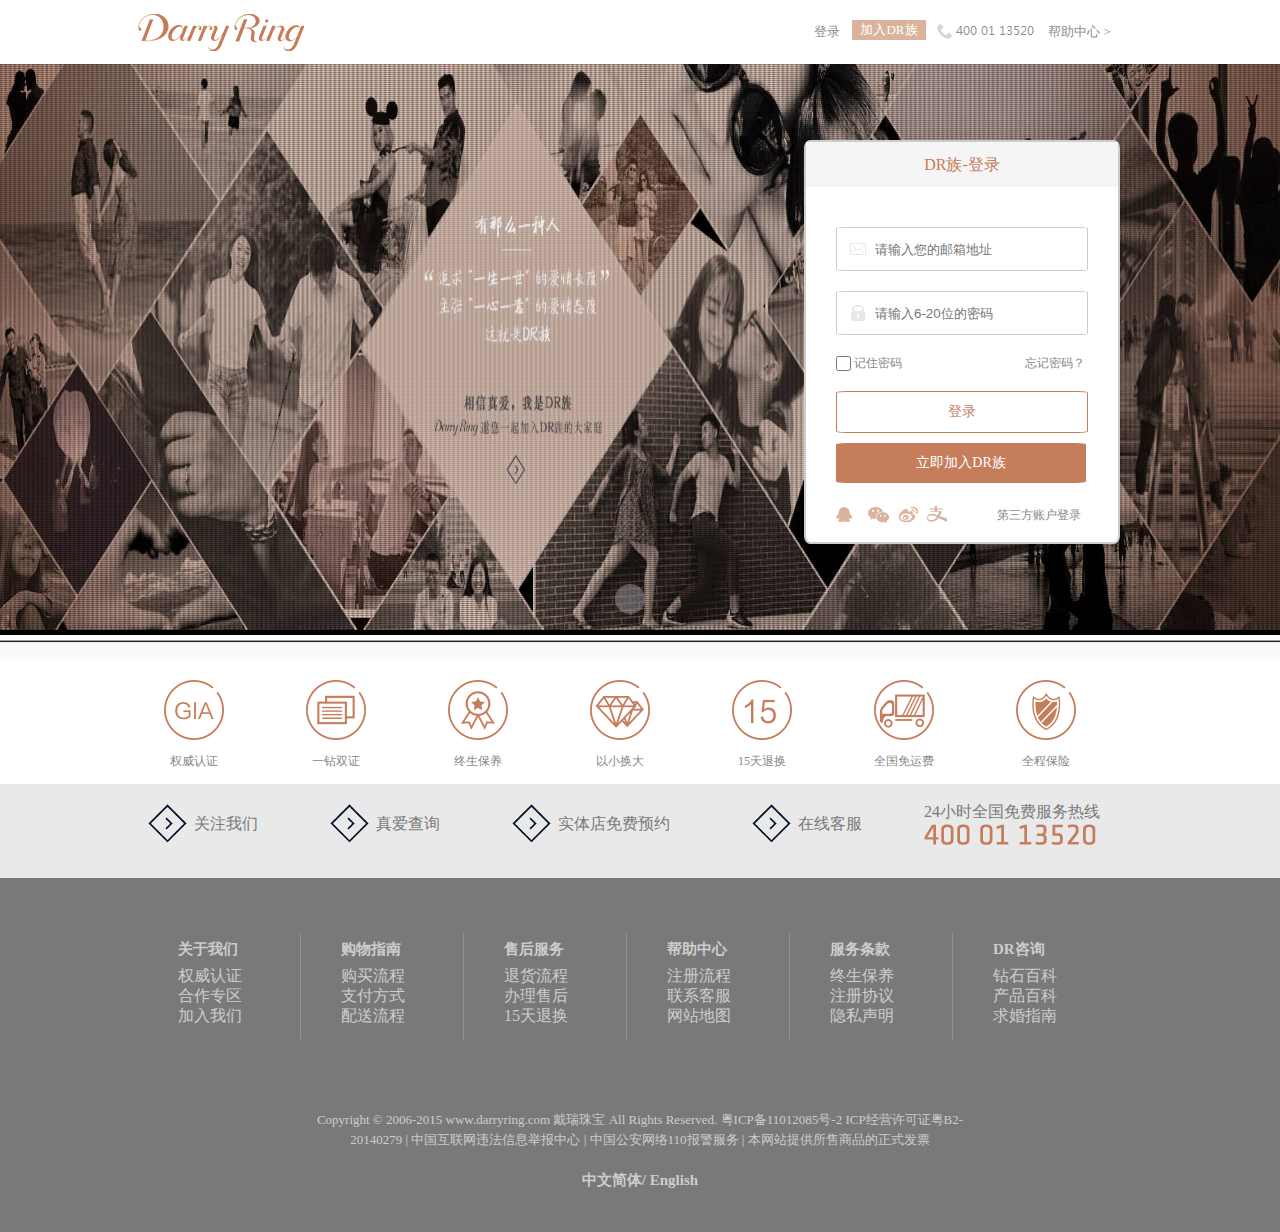
<file: DR/login.html>
<!DOCTYPE html>
<html lang="en">
<head>
    <meta charset="UTF-8">
    <title>注册</title>
    <style>
    /*清除样式*/
    body,html,div,img,ul,li,ol,dl,dt,dd,input,p{margin:0;padding:0;}
    ul,ol,li{list-style:none;}
    a{text-decoration:none;}
    b,i,strong,em{font-style:normal;font-weight:normal;}
    /*公共样式*/
    #top,#pic,#bg_color,#bot_nav,#serv,#more,#ver{width:100%;}

    /*头部*/
    #top{height:64px;background:#fff;}
    #top .top-in{width:1004px;height:64px;margin:0 auto;}
    #top .top-in b{display:inline-block;width:194px;height:44px;padding-top:14px;}
    #top .top-in .t_nav{width:340px;height:64px;float:right;}
    .top-in .t_nav li{float:left;}
    .top-in .t_nav li a{color:#8d8d8d;font-size:13px;display:inline-block;line-height:64px;
         text-align:center;}
    .top-in .t_nav .fir a{width:50px;height:64px;}
    .top-in .t_nav .sec a{width:74px;height:20px;background:#d9b39b;color:#fff;margin-top:20px;line-height:20px;}
    .top-in .t_nav .third{width:122px;height:64px;background:url(imgs_regis/01.png) no-repeat 10px 21px;}

    /*banner轮播图*/
    #pic{height:571px;background:#000;margin-bottom:5px;}
    #pic .pic-in{width:100%;height:566px;margin:0 auto;}
    .pic-in ._scroll{width:100%;height:566px;position: relative;}
    .pic-in ._scroll img{width:100%;height:566px;}
    .pic-in ._scroll li{width:100%;height:566px;float:left;position:absolute;}
    .pic-in ._scroll .li1{z-index:1;}
    .pic-in .resign{width:80px;height:34px;position:absolute;left:614px;bottom:14px;z-index:2;}
    .pic-in .resign li{width:34px;height:34px;cursor:pointer;}
    .pic-in .resign .lef{float:left;/*background:url(imgs_regis/bd.png) no-repeat 1px 2px;*/}
    .pic-in .resign .rig{float:right;/*background:url(imgs_regis/bd.png) no-repeat 2px 2px;*/}
    .pic-in .bg{background:url(imgs_regis/bd.png) no-repeat 1px 2px;}

    /*登录内容*/
    #pic .pic-in{position:relative;}
    #cont{width:312px;height:400px;background:#fff;position:absolute;right:160px;top:140px;z-index:2;
        border:2px solid #ccc;border-radius:2%;}
    #cont .moth{height:45px;color:#c67c59;line-height:45px;text-align:center;background:#f5f5f5;margin-bottom:40px;}
    #cont .menu{height:313px;padding-left:30px;width:282px;}
    #cont .menu input{width:250px;height:42px;border-radius:3%;border:1px solid #ccc;outline:none;text-indent:38px;
        margin-bottom:20px;}
    #cont #user{background:url(imgs_regis/02.png) no-repeat 10px 12px;}
    #cont #pwd{background:url(imgs_regis/03.png) no-repeat 10px 12px;}
    #cont .menu .message{width:250px;height:26px;display:inline-block;border:1px solid #ff7373; position:absolute;
       left:30px; top:51px;background:#fff2f2 url(imgs_regis/05.png) no-repeat 10px 4px;visibility:hidden;
       text-indent:30px;font-size:12px;line-height:26px;}
    #cont .menu .bot{height:145px;font-size:12px;color:#888;}
    #cont .menu .bot input{width:15px;height:15px;vertical-align:text-top;}
    #cont .menu .bot b a{color:#888;margin-left:120px;}
    #cont .menu .bot .btn1{width:250px;height:40px;border:1px solid #c57d5c;color:#c57d5c;line-height:40px;text-align:center;
        display:inline-block;border-radius:4%;font-size:14px;cursor:pointer;margin-bottom:10px;}
    #cont .menu .bot .btn2{width:250px;height:40px;background:#c57d5c;color:#fff;line-height:40px;text-align:center;
        display:inline-block;border-radius:4%;font-size:14px;cursor:pointer;}
    #cont .menu ._link{height:40px;}
    #cont .menu ._link a{background:url(imgs_regis/link.png) no-repeat;width:25px;height:25px;display:inline-block;}
    #cont .menu ._link .login{margin-right:31px;background:#fff;width:90px;display:inline-block;font-size:12px;
        line-height:31px;float:right;color:#888;}
    #cont .menu ._link .qq{background-position: 0px 6px;}
    #cont .menu ._link .qq:hover{background-position: 0px -21px;}
    #cont .menu ._link .chat{background-position: -39px 6px;}
    #cont .menu ._link .chat:hover{background-position: -39px -21px;}
    #cont .menu ._link .sina{background-position: -82px 6px;}
    #cont .menu ._link .sina:hover{background-position: -82px -21px;}
    #cont .menu ._link .pay{background-position: -126px 6px;}
    #cont .menu ._link .pay:hover{background-position: -126px -21px;}

    /*导航条顶部背景色*/
    #bg_color{height:20px;background:#fafafa url(imgs_regis/bgcolor.jpg) repeat-x left top;}
    /*底部导航*/
    #bot_nav{height:104px;padding-top:20px;}
    #bot_nav ._bot{width:1004px;height:100px;margin:0 auto;}
    #bot_nav ._bot li{float:left;width:90px;height:100px;margin:0 26px 0 26px;}
    #bot_nav ._bot li .a1{width:60px;height:60px;display:inline-block;background:url(imgs_regis/07.png) no-repeat;}
    #bot_nav ._bot li .a2{width:60px;height:35px;display:inline-block;color:#888;font-size:12px;line-height:35px;
        text-align:center;}
    #bot_nav ._bot li .li1{background-position:0px 0px;}
    #bot_nav ._bot li .li1:hover{background-position:0px -60px;}
    #bot_nav ._bot li .li2{background-position:-60px 0px;}
    #bot_nav ._bot li .li2:hover{background-position:-60px -60px;}
    #bot_nav ._bot li .li3{background-position:-120px 0px;}
    #bot_nav ._bot li .li3:hover{background-position:-120px -60px;}
    #bot_nav ._bot li .li4{background-position:-180px 0px;}
    #bot_nav ._bot li .li4:hover{background-position:-180px -60px;}
    #bot_nav ._bot li .li5{background-position:-240px 0px;}
    #bot_nav ._bot li .li5:hover{background-position:-240px -60px;}
    #bot_nav ._bot li .li6{background-position:-300px 0px;}
    #bot_nav ._bot li .li6:hover{background-position:-300px -60px;}
    #bot_nav ._bot li .li7{background-position:-360px 0px;}
    #bot_nav ._bot li .li7:hover{background-position:-360px -60px;}
    /*各项服务*/
    #serv{height:94px;background:#e9e9e9;}
    #serv .serv-in{width:1004px;height:94px;margin:0 auto;}
    #serv .serv-in ul{width:1004px;height:94px;position:relative;}
    #serv .serv-in ul li{float:left;padding-top:20px;height:74px;}

        /*扫描二维码*/
    #serv .serv-in ul li .rfid{position:absolute;left:-26px;top:90px;background:#e9e9e9;width:187px;height:166px;
        z-index:1;display:none;}
    .serv-in ul li a{width:182px;height:48px;display:inline-block;background:url(imgs_regis/06.png) no-repeat
        10px 0px;text-indent:56px;line-height:40px;color:#797979;}
    #serv .serv-in ul li .third{width:240px;}
    #serv .serv-in ul .last{height:48px;line-height:15px;background:url(imgs_regis/tel.png) no-repeat 0px 40px;
        color:#797979;}
    #serv .serv-in ul li .rfid a{display:inline-block;width:30px;height:30px;background:url(imgs_regis/08.png)
        no-repeat;}
        /*背景图定位*/
    #serv .serv-in ul li .rfid .a1{background-position:2px 2px;}
    #serv .serv-in ul li .rfid .a2{background-position:-29px 2px;}
    #serv .serv-in ul li .rfid .a3{background-position:-60px 2px;}
    #serv .serv-in ul li .rfid .a4{background-position:-91px 2px;}
    #serv .serv-in ul li .rfid .a5{background-position:2px -32px;}
        /*改变定位位置*/
    #serv .serv-in ul li .rfid .a1:hover{background-position:2px -66px;}
    #serv .serv-in ul li .rfid .a2:hover{background-position:-29px -66px;}
    #serv .serv-in ul li .rfid .a3:hover{background-position:-60px -66px;}
    #serv .serv-in ul li .rfid .a4:hover{background-position:-91px -66px;}
    #serv .serv-in ul li .rfid .a5:hover{background-position:2px -100px;}
    #serv .serv-in ul li .rfid em{width:187px;height:120px;background:url(imgs_regis/ew.jpg) no-repeat 33px 5px;
        display:inline-block;}
        /*聊天窗口*/
    #serv .serv-in ul li ._chat{width:400px;height:500px;border:1px solid #000;border-radius:2%;position:fixed;
        right:2px;bottom:2px;z-index:3;background:#fff;display:none;overflow:hidden;}
    #serv .serv-in ul li ._chat .bor{height:50px;border-bottom:2px solid #e9e9e9;}
    #serv .serv-in ul li ._chat .bor #btn_dec{background:#fff;width:50px;display:inline-block;text-indent:0;
        text-align:center;margin-left:287px;}
    #serv .serv-in ul li ._chat .bor #btn_del{background:#fff;width:50px;display:inline-block;text-indent:0;
        text-align:center;}
    /*更多链接*/
    #more{height:202px;background:#797979;}
    #more .more-in{width:1004px;height:147px;margin:0 auto;padding-top:55px;}
    #more .more-in dl{float:left;width:122px;height:106px;border-right:1px solid #959292;padding-left:40px;}
    #more .more-in .last_dl{border:none;}
    #more .more-in dl dt{height:33px;line-height:33px;font-size:15px;font-weight:bold;color:#cdcdcd;}
    #more .more-in dl a{color:#cdcdcd;line-height:20px;}
    /*版本声明*/
    #ver{height:152px;background:#797979;}
    #ver .ver-in{width:1004px;height:152px;margin:0 auto;}
    #ver .ver-in .version{width:680px;height:100px;margin:0 auto;color:#cdcdcd;padding-top:30px;text-align:center;
        font-size:13px;line-height:20px;}
    #ver .ver-in .version b{display:block;height:30px;line-height:60px;font-size:15px;font-weight:bold;}
    </style>

    <script src="libs/jquery-1.11.3.js"></script>
    <script src="js/register.js"></script>
    <script src="js/login.js"></script>
    <script src="libs/jquery.cookie.js"></script>

</head>
<body>
<!--==============头部================-->
<div id="top">
    <div class="top-in">
        <b><img src="imgs_regis/logo.png" alt=""></b>
        <ul class="t_nav">
            <li class="fir"><a href="##">登录</a></li>
            <li class="sec"><a href="##">加入DR族</a></li>
            <li class="third"></li>
            <li class="fort"><a href="##">帮助中心 ></a></li>
        </ul>
    </div>
</div>
<!--===============banner=============-->
<div id="pic">
    <div class="pic-in">
        <ul class="_scroll">
            <li class="li1"><a href="##"><img src="imgs_regis/login.jpg" alt=""></a></li>
            <li><a href="##"><img src="imgs_regis/login2.jpg" alt=""></a></li>
        </ul>

        <ul class="resign">
            <li class="lef bg"></li>
            <li class="rig"></li>
        </ul>
    </div>
</div>
<!--=============登录===============-->
<div id="cont">
  <p class="moth">DR族-登录</p>
  <div class="menu">
      <input type="text" id="user" placeholder="请输入您的邮箱地址">
      <input type="password" id="pwd" placeholder="请输入6-20位的密码">
      <span class="message"></span>

      <p class="bot">
        <input type="checkbox" id="check"> 记住密码    <b><a href="##">忘记密码？</a></b>
          <i class="btn1">登录</i>
          <i class="btn2">立即加入DR族</i>
      </p>
      <p class="_link">
          <a class="login" href="##">  第三方账户登录</a>
          <a class="qq" href="##"></a>
          <a class="chat" href="##"></a>
          <a class="sina" href="##"></a>
          <a class="pay" href="##"></a>
      </p>
  </div>
</div>
<!--===========导航条顶部背景色===========-->
<div id="bg_color"> </div>
<!--============底部导航================-->
<div id="bot_nav">
    <div class="bot-in">
        <ul class="_bot">
            <li><a class="a1 li1" href="##"></a>  <a class="a2" href="##">权威认证</a></li>
            <li><a class="a1 li2" href="##"></a> <a class="a2" href="##">一钻双证</a></li>
            <li><a class="a1 li3" href="##"></a> <a class="a2" href="##">终生保养</a></li>
            <li><a class="a1 li4" href="##"></a> <a class="a2" href="##">以小换大</a></li>
            <li><a class="a1 li5" href="##"></a> <a class="a2" href="##">15天退换</a></li>
            <li><a class="a1 li6" href="##"></a> <a class="a2" href="##">全国免运费</a></li>
            <li><a class="a1 li7" href="##"></a> <a class="a2" href="##">全程保险</a></li>
        </ul>
    </div>
</div>
<!--============多项服务================-->
<div id="serv">
    <div class="serv-in">
        <ul>
            <li><a class="_code" href="##">关注我们</a>
                <div class="rfid">
                    <a class="a1" href="##"></a>
                    <a class="a2" href="##"></a>
                    <a class="a3" href="##"></a>
                    <a class="a4" href="##"></a>
                    <a class="a5" href="##"></a>
                    <em></em>
                </div>
            </li>
            <li><a href="##">真爱查询</a></li>
            <li><a class="third" href="##">实体店免费预约</a></li>
            <li><a id="_chat" href="##">在线客服</a>
                <div class="_chat">
                    <p class="bor">
                        <a id="btn_dec" href="##">收起</a>
                        <a id="btn_del" href="##">关闭</a>

                    </p>
                </div>
            </li>
            <li class="last"> <b>24小时全国免费服务热线</b>
                 <i></i>
            </li>
        </ul>
    </div>
</div>
<!--==============底部链接==============-->
<div id="more">
    <div class="more-in">
        <dl>
            <dt>关于我们 </dt>
            <dd><a href="##">权威认证</a></dd>
            <dd><a href="##">合作专区</a></dd>
            <dd><a href="##">加入我们</a></dd>
        </dl>

        <dl>
            <dt>购物指南 </dt>
            <dd><a href="##">购买流程</a></dd>
            <dd><a href="##">支付方式</a></dd>
            <dd><a href="##">配送流程</a></dd>
        </dl>

        <dl>
            <dt>售后服务 </dt>
            <dd><a href="##">退货流程</a></dd>
            <dd><a href="##">办理售后</a></dd>
            <dd><a href="##">15天退换</a></dd>
        </dl>

        <dl>
            <dt>帮助中心 </dt>
            <dd><a href="##">注册流程</a></dd>
            <dd><a href="##">联系客服</a></dd>
            <dd><a href="##">网站地图</a></dd>
        </dl>

        <dl>
            <dt>服务条款 </dt>
            <dd><a href="##">终生保养</a></dd>
            <dd><a href="##">注册协议</a></dd>
            <dd><a href="##">隐私声明</a></dd>
        </dl>

        <dl class="last_dl">
            <dt>DR咨询 </dt>
            <dd><a href="##">钻石百科</a></dd>
            <dd><a href="##">产品百科</a></dd>
            <dd><a href="##">求婚指南</a></dd>
        </dl>

    </div>
</div>
<!--==============版本声明===============-->
<div id="ver">
    <div class="ver-in">
        <p class="version">
            Copyright © 2006-2015 www.darryring.com 戴瑞珠宝 All Rights Reserved. 粤ICP备11012085号-2
            ICP经营许可证粤B2-20140279 | 中国互联网违法信息举报中心 | 中国公安网络110报警服务 | 本网站提供所售商品的正式发票
            <b> 中文简体/ English </b>
        </p>

    </div>
</div>
</body>
</html>
</file>
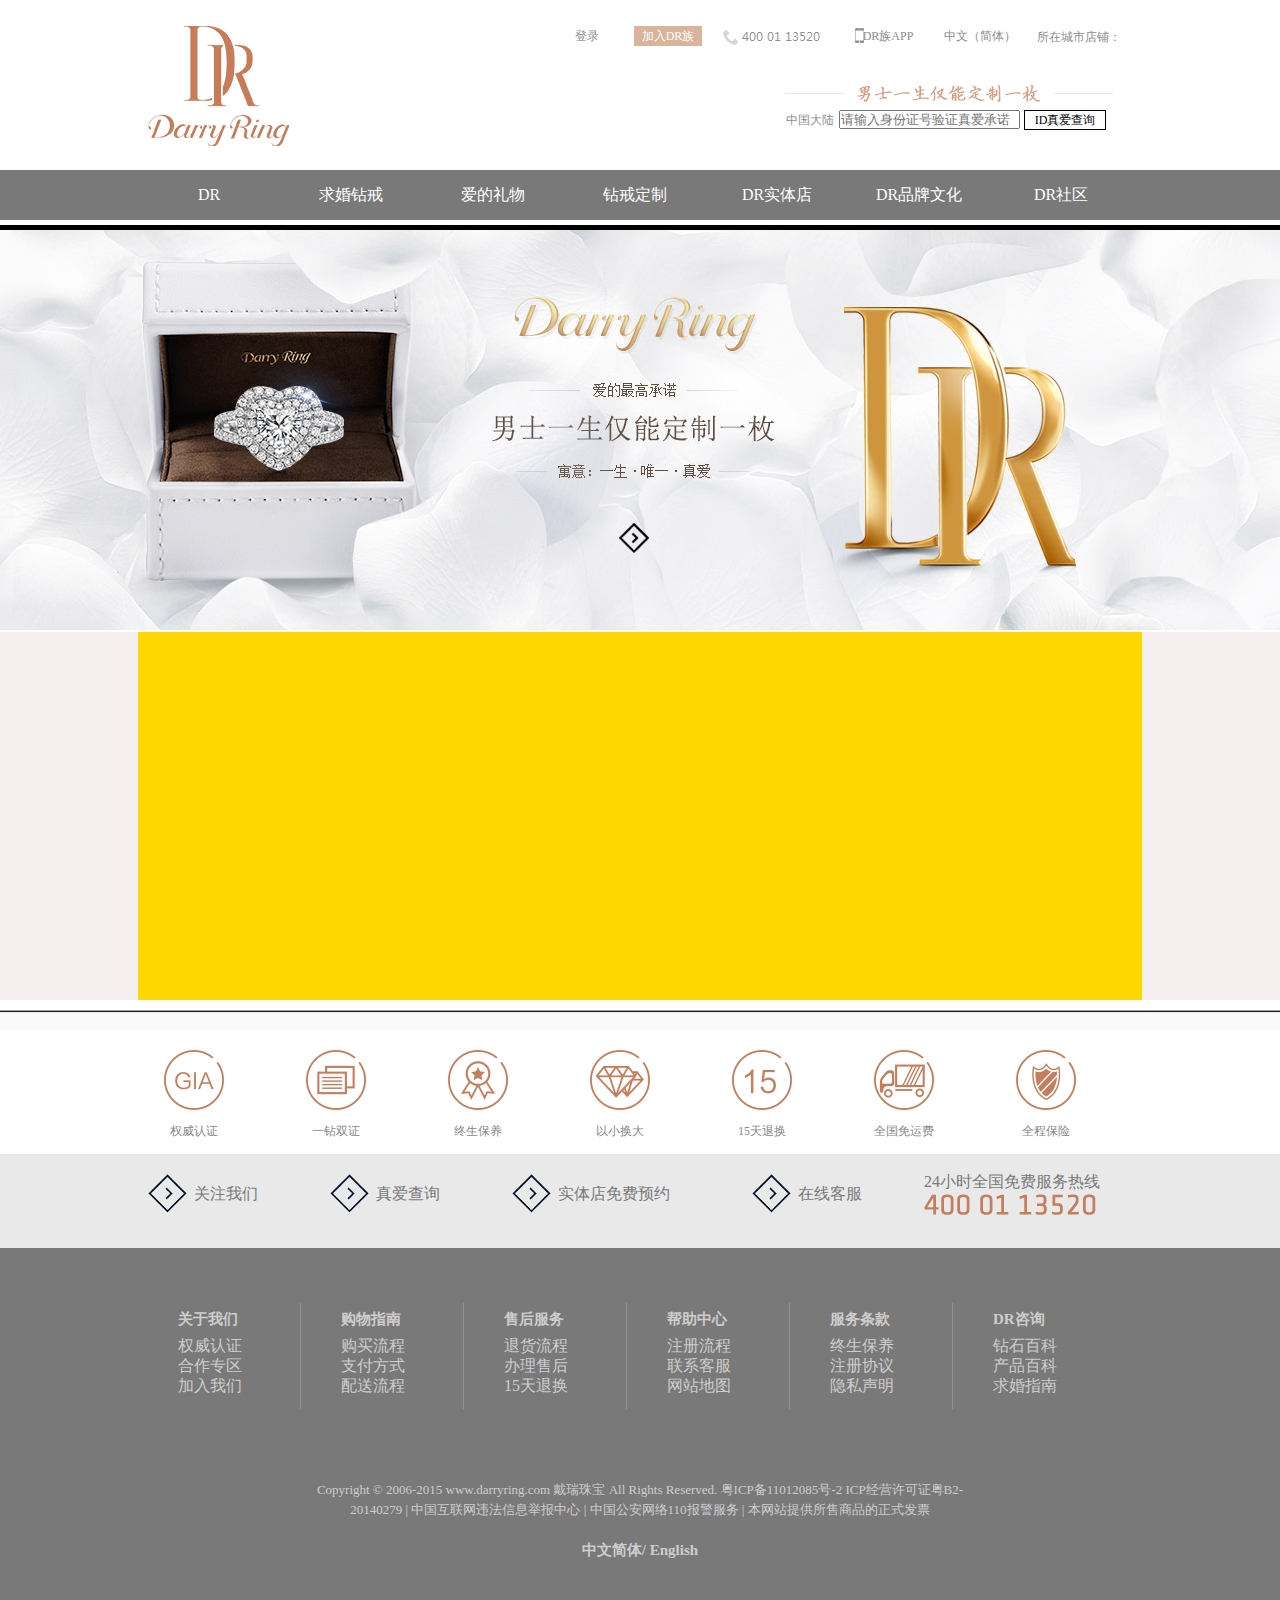
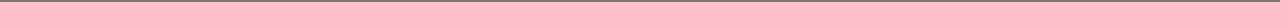
<file: DR/page.html>
<!DOCTYPE html>
<html lang="en">
<head>
    <meta charset="UTF-8">
    <title>求婚钻戒（分页）</title>
    <style>
    /*清除样式*/
    body,html,div,img,ul,li,ol,dl,dt,dd,input,p{margin:0;padding:0;}
    ul,ol,li{list-style:none;}
    a{text-decoration:none;}
    b,i,strong,em{font-style:normal;font-weight:normal;}

    /*公共样式*/
    #top,#nav1,#ban,#goos_menu,#footer{width:100%;}

    /*top区域*/
    #top{height:170px;background:#fff;}
    #top .top-in{width:1004px;height:170px;margin:0 auto;}
    .top-in .t_left{width:145px;height:144px;float:left;padding:26px 0 0 10px;}
    .top-in .t_right{width:582px;height:144px;float:right;padding-top:26px;}
    .top-in .t_right .ul_rig{width:582px;height:28px;position:relative;}
    .top-in .t_right .ul_rig li{float:left;margin-right:20px;}
    .top-in .t_right .ul_rig li a{font-size:12px;color:#8d8d8d;text-align:center;line-height:20px;}

    .top-in .t_right .ul_rig li .log{width:54px;height:20px;display:inline-block;}
    .top-in .t_right .ul_rig li .regi{width:68px;height:20px;display:inline-block;color:#fff;background:#d9b39b;}
    .top-in .t_right .ul_rig li .join{width:72px;height:20px;background:url(imgs_page/icon2.png) no-repeat 1px 2px;
        display:inline-block;}

    .top-in .t_right .ul_rig .thir{width:110px;height:20px;padding-top:1px;}
    .top-in .t_right .ul_rig .last{width:84px;height:26px;border:1px solid #fff;position:absolute;
        right:0;top:0;z-index:2;background:#fff;border-bottom:none;}
    .top-in .t_right .city{width:235px;height:130px;border:1px solid #d9b39b;position:absolute;
        right:20px;top:25px;z-index:1;display:none;}
    .top-in .t_right .city .c_list{width:230px;height:125px;background:#fff;padding:5px 0 0 5px;}
    .top-in .t_right .city .c_list li{float:left;width:45px;height:30px;margin-right:0;}
    .top-in .t_right .city .c_list li a{font-size:12px;color:#8d8d8d;}
    .top-in .t_right .city .c_list li a:hover{color:#d9b39b;}

    .top-in .t_right .valid{width:355px;height:80px;padding:30px 0 0 225px;background:#fff;}
    .top-in .t_right .valid .adr{width:50px;height:28px;display:inline-block;text-align:center;line-height:28px;
        font-size:12px;color:#8d8d8d;}
    .top-in .t_right .valid #sear{outline:none;}
    .top-in .t_right .valid #btn1{width:80px;height:18px;display:inline-block;text-align:center;line-height:18px;
        border:1px solid #000;font-size:12px;color:#000;}
    .top-in .t_right .valid #btn1:hover{background:#ccc;}

    /*导航区*/
    #nav1{height:50px;background:#797979;}
    #nav1 .nva1-in{width:1004px;height:50px;margin:0 auto;}
    .nva1-in ul li{float:left;width:142px;height:50px;text-align:center;line-height:50px;}
    .nva1-in ul li a{color:#fff;}

    /*banner区域*/
    #ban{height:407px;background:#fff;padding-top:5px;}
    #ban .ban-in{width:100%;height:407px;margin:0 auto;position:relative;}
    .ban-in .img_ban{width:100%;height:407px;position:absolute;left:0;top:0;overflow:hidden;}
    .ban-in .img_ban img{position:absolute;top:0;left:-330px;border-top:5px solid #000;}

    /*商品列表*/
    #goos_menu{height:368px;background:#f6efef;}
    #goos_menu .menu-in{width:1004px;height:368px;margin:0 auto;background:gold;}

    /*footer全部内容*/
    #footer{height:auto;margin-top:10px;}
    </style>
    <link rel="stylesheet" href="css/page.css">
    <script src="libs/jquery-1.11.3.js"></script>
    <script src="js/page.js"></script>
</head>
<body>
<!--==============头部=====================-->
<div id="top">
    <div class="top-in">
        <div class="t_left">
            <a href="##"><img src="imgs_page/34.png" alt=""></a>
        </div>
        <div class="t_right">
            <ul class="ul_rig">
                <li><a class="log" href="##">登录</a></li>
                <li><a class="regi" href="##">加入DR族</a></li>
                <li class="thir"><img src="imgs_page/01.png" alt=""></li>
                <li><a class="join" href="##">DR族APP</a></li>
                <li><a href="##">中文（简体）</a></li>
                <li class="last"><a class="story" href="##">所在城市店铺：</a></li>
                <div class="city">
                    <ul class="c_list">
                        <li><a href="##">香港</a></li>
                        <li><a href="##">上海</a></li>
                        <li><a href="##">北京</a></li>
                        <li><a href="##">深圳</a></li>
                        <li><a href="##">广州</a></li>
                        <li><a href="##">南京</a></li>
                        <li><a href="##">成都</a></li>
                        <li><a href="##">天津</a></li>
                        <li><a href="##">昆明</a></li>
                        <li><a href="##">宁波</a></li>
                        <li><a href="##">大连</a></li>
                        <li><a href="##">长沙</a></li>
                        <li><a href="##">重庆</a></li>
                        <li><a href="##">武汉</a></li>
                        <li><a href="##">郑州</a></li>
                        <li><a href="##">杭州</a></li>
                        <li><a href="##">苏州</a></li>
                        <li><a href="##">无锡</a></li>
                    </ul>
                </div>
            </ul>

            <div class="valid">
                <img src="imgs_page/36.png" alt="">
                <a class="adr" href="##">中国大陆</a>
                <input type="text" placeholder="请输入身份证号验证真爱承诺" id="sear">
                <a id="btn1" href="##">ID真爱查询</a>
            </div>
        </div>

    </div>
</div>
<!--=================导航==================-->
<div id="nav1">
    <div class="nva1-in">
        <ul>
            <li><a href="##">DR</a></li>
            <li><a href="##">求婚钻戒</a></li>
            <li><a href="##">爱的礼物</a></li>
            <li><a href="##">钻戒定制</a></li>
            <li><a href="##">DR实体店</a></li>
            <li><a href="##">DR品牌文化</a></li>
            <li><a href="##">DR社区</a></li>
        </ul>
    </div>
</div>
<!--==============banner区域===============-->
<div id="ban">
    <div class="ban-in">
        <a class="img_ban" href="##"><img src="imgs_page/15.jpg" alt=""></a>
    </div>
</div>
<!--================商品列表================-->
<div id="goos_menu">
    <div class="menu-in">

    </div>
</div>
<!--=================底部==================-->

<div id="footer">

</div>


</body>
</html>
</file>
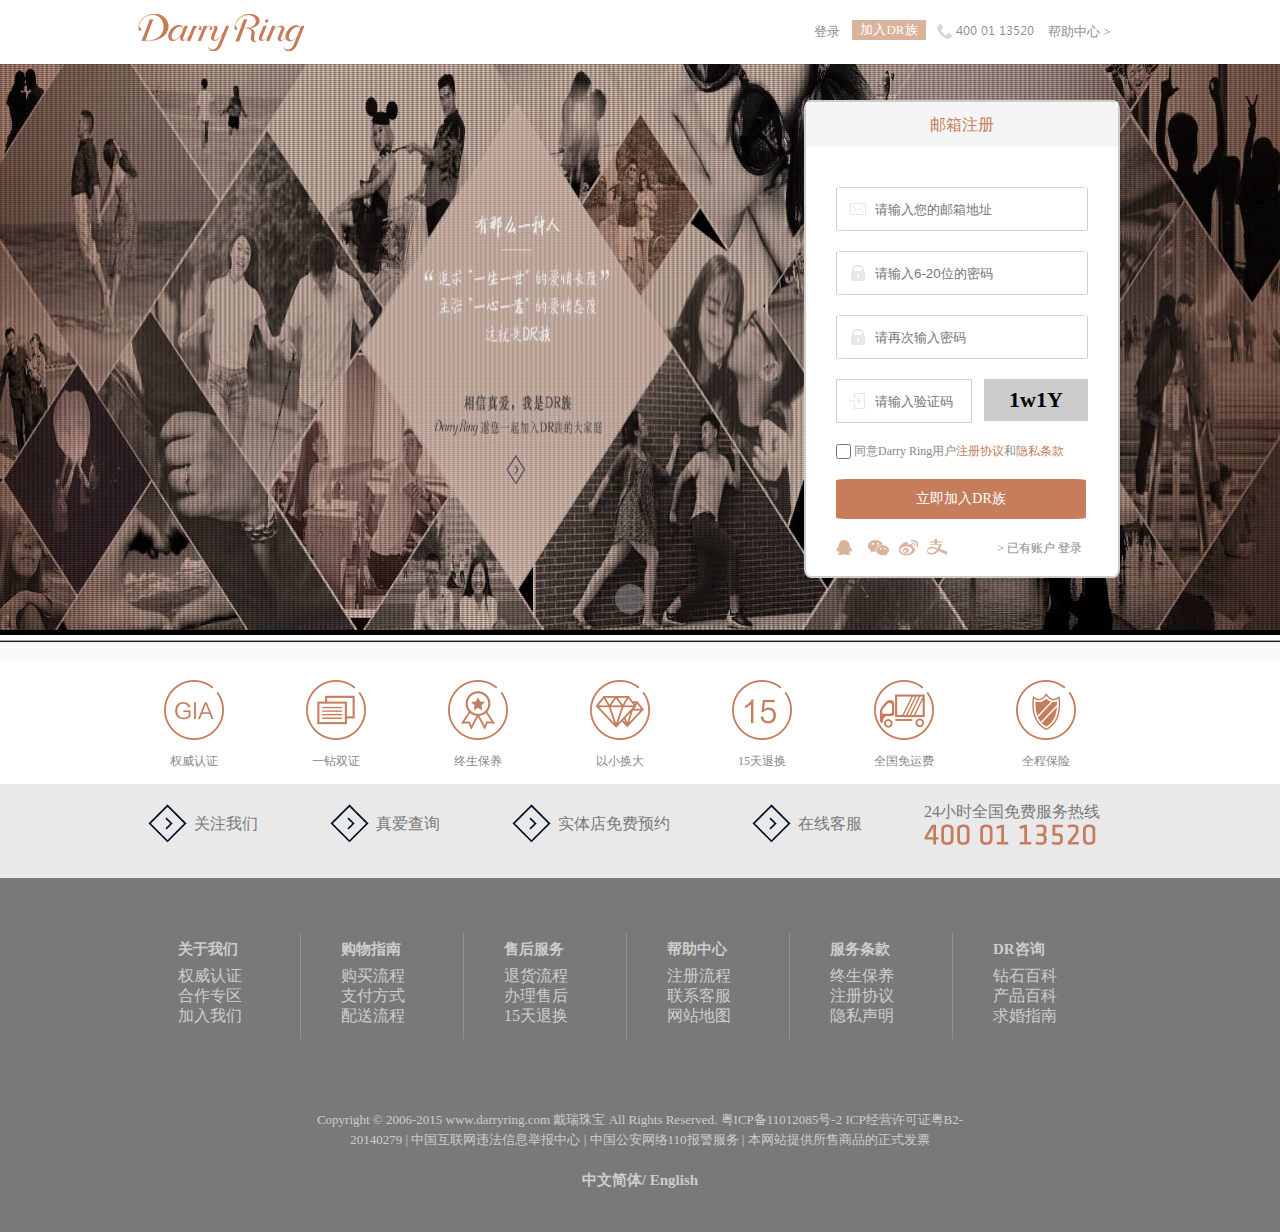
<file: DR/register.html>
<!DOCTYPE html>
<html lang="en">
<head>
    <meta charset="UTF-8">
    <title>注册</title>
    <style>
    /*清除样式*/
    body,html,div,img,ul,li,ol,dl,dt,dd,input,p{margin:0;padding:0;}
    ul,ol,li{list-style:none;}
    a{text-decoration:none;}
    b,i,strong,em{font-style:normal;font-weight:normal;}
    /*公共样式*/
    #top,#pic,#bg_color,#bot_nav,#serv,#more,#ver{width:100%;}

    /*头部*/
    #top{height:64px;background:#fff;}
    #top .top-in{width:1004px;height:64px;margin:0 auto;}
    #top .top-in b{display:inline-block;width:194px;height:44px;padding-top:14px;}
    #top .top-in .t_nav{width:340px;height:64px;float:right;}
    .top-in .t_nav li{float:left;}
    .top-in .t_nav li a{color:#8d8d8d;font-size:13px;display:inline-block;line-height:64px;
         text-align:center;}
    .top-in .t_nav .fir a{width:50px;height:64px;}
    .top-in .t_nav .sec a{width:74px;height:20px;background:#d9b39b;color:#fff;margin-top:20px;line-height:20px;}
    .top-in .t_nav .third{width:122px;height:64px;background:url(imgs_regis/01.png) no-repeat 10px 21px;}

    /*banner轮播图*/
    #pic{height:571px;background:#000;margin-bottom:5px;}
    #pic .pic-in{width:100%;height:566px;margin:0 auto;}
    .pic-in ._scroll{width:100%;height:566px;position: relative;}
    .pic-in ._scroll img{width:100%;height:566px;}
    .pic-in ._scroll li{width:100%;height:566px;float:left;position:absolute;}
    .pic-in ._scroll .li1{z-index:1;}
    .pic-in .resign{width:80px;height:34px;position:absolute;left:614px;bottom:14px;z-index:2;}
    .pic-in .resign li{width:34px;height:34px;cursor:pointer;}
    .pic-in .resign .lef{float:left;/*background:url(imgs_regis/bd.png) no-repeat 1px 2px;*/}
    .pic-in .resign .rig{float:right;/*background:url(imgs_regis/bd.png) no-repeat 2px 2px;*/}
    .pic-in .bg{background:url(imgs_regis/bd.png) no-repeat 1px 2px;}

    /*注册内容*/
    #pic .pic-in{position:relative;}
    #cont{width:312px;height:474px;background:#fff;position:absolute;right:160px;top:100px;z-index:2;
        border:2px solid #ccc;border-radius:2%;}
    #cont .moth{height:45px;color:#c67c59;line-height:45px;text-align:center;background:#f5f5f5;margin-bottom:40px;}
    #cont .menu{height:386px;padding-left:30px;width:282px;}
    #cont .menu input{width:250px;height:42px;border-radius:3%;border:1px solid #ccc;outline:none;text-indent:38px;
        margin-bottom:20px;}
    #cont #user{background:url(imgs_regis/02.png) no-repeat 10px 12px;}
    #cont #pwd{background:url(imgs_regis/03.png) no-repeat 10px 12px;}
    #cont #repwd{background:url(imgs_regis/03.png) no-repeat 10px 12px;}
    #cont #code{background:url(imgs_regis/04.png) no-repeat 10px 9px;width:134px;}
    #cont .menu .message{width:250px;height:26px;display:inline-block;border:1px solid #ff7373; position:absolute;
       left:30px; top:51px;background:#fff2f2 url(imgs_regis/05.png) no-repeat 10px 4px;visibility:hidden;
       text-indent:30px;font-size:12px;line-height:26px;}
    #cont .menu #codeNum{width:104px;height:42px;display:inline-block;float:right;background:#ccc;color:#000;
        margin-right:30px;font-size:22px;font-family:cursive;font-weight:bold;text-align:center;line-height:42px;
        cursor:pointer;}
    #cont .menu .bot{height:90px;font-size:12px;color:#888;}
    #cont .menu .bot input{width:15px;height:15px;vertical-align:text-top;}
    #cont .menu .bot b a{color:#c57d5c;}
    #cont .menu .bot .btn{width:250px;height:40px;background:#c57d5c;color:#fff;line-height:40px;text-align:center;
        display:inline-block;border-radius:4%;font-size:14px;cursor:pointer;}
    #cont .menu ._link{height:30px;}
    #cont .menu ._link a{background:url(imgs_regis/link.png) no-repeat;width:25px;height:25px;display:inline-block;}
    #cont .menu ._link .login{margin-right:31px;background:#fff;width:90px;display:inline-block;font-size:12px;
        line-height:31px;float:right;color:#888;}
    #cont .menu ._link .qq{background-position: 0px 6px;}
    #cont .menu ._link .qq:hover{background-position: 0px -21px;}
    #cont .menu ._link .chat{background-position: -39px 6px;}
    #cont .menu ._link .chat:hover{background-position: -39px -21px;}
    #cont .menu ._link .sina{background-position: -82px 6px;}
    #cont .menu ._link .sina:hover{background-position: -82px -21px;}
    #cont .menu ._link .pay{background-position: -126px 6px;}
    #cont .menu ._link .pay:hover{background-position: -126px -21px;}

    /*导航条顶部背景色*/
    #bg_color{height:20px;background:#fafafa url(imgs_regis/bgcolor.jpg) repeat-x left top;}
    /*底部导航*/
    #bot_nav{height:104px;padding-top:20px;}
    #bot_nav ._bot{width:1004px;height:100px;margin:0 auto;}
    #bot_nav ._bot li{float:left;width:90px;height:100px;margin:0 26px 0 26px;}
    #bot_nav ._bot li .a1{width:60px;height:60px;display:inline-block;background:url(imgs_regis/07.png) no-repeat;}
    #bot_nav ._bot li .a2{width:60px;height:35px;display:inline-block;color:#888;font-size:12px;line-height:35px;
        text-align:center;}
    #bot_nav ._bot li .li1{background-position:0px 0px;}
    #bot_nav ._bot li .li1:hover{background-position:0px -60px;}
    #bot_nav ._bot li .li2{background-position:-60px 0px;}
    #bot_nav ._bot li .li2:hover{background-position:-60px -60px;}
    #bot_nav ._bot li .li3{background-position:-120px 0px;}
    #bot_nav ._bot li .li3:hover{background-position:-120px -60px;}
    #bot_nav ._bot li .li4{background-position:-180px 0px;}
    #bot_nav ._bot li .li4:hover{background-position:-180px -60px;}
    #bot_nav ._bot li .li5{background-position:-240px 0px;}
    #bot_nav ._bot li .li5:hover{background-position:-240px -60px;}
    #bot_nav ._bot li .li6{background-position:-300px 0px;}
    #bot_nav ._bot li .li6:hover{background-position:-300px -60px;}
    #bot_nav ._bot li .li7{background-position:-360px 0px;}
    #bot_nav ._bot li .li7:hover{background-position:-360px -60px;}
    /*各项服务*/
    #serv{height:94px;background:#e9e9e9;}
    #serv .serv-in{width:1004px;height:94px;margin:0 auto;}
    #serv .serv-in ul{width:1004px;height:94px;position:relative;}
    #serv .serv-in ul li{float:left;padding-top:20px;height:74px;}

        /*扫描二维码*/
    #serv .serv-in ul li .rfid{position:absolute;left:-26px;top:90px;background:#e9e9e9;width:187px;height:166px;
        z-index:1;display:none;}
    .serv-in ul li a{width:182px;height:48px;display:inline-block;background:url(imgs_regis/06.png) no-repeat
        10px 0px;text-indent:56px;line-height:40px;color:#797979;}
    #serv .serv-in ul li .third{width:240px;}
    #serv .serv-in ul .last{height:48px;line-height:15px;background:url(imgs_regis/tel.png) no-repeat 0px 40px;
        color:#797979;}
    #serv .serv-in ul li .rfid a{display:inline-block;width:30px;height:30px;background:url(imgs_regis/08.png)
        no-repeat;}
        /*背景图定位*/
    #serv .serv-in ul li .rfid .a1{background-position:2px 2px;}
    #serv .serv-in ul li .rfid .a2{background-position:-29px 2px;}
    #serv .serv-in ul li .rfid .a3{background-position:-60px 2px;}
    #serv .serv-in ul li .rfid .a4{background-position:-91px 2px;}
    #serv .serv-in ul li .rfid .a5{background-position:2px -32px;}
        /*改变定位位置*/
    #serv .serv-in ul li .rfid .a1:hover{background-position:2px -66px;}
    #serv .serv-in ul li .rfid .a2:hover{background-position:-29px -66px;}
    #serv .serv-in ul li .rfid .a3:hover{background-position:-60px -66px;}
    #serv .serv-in ul li .rfid .a4:hover{background-position:-91px -66px;}
    #serv .serv-in ul li .rfid .a5:hover{background-position:2px -100px;}
    #serv .serv-in ul li .rfid em{width:187px;height:120px;background:url(imgs_regis/ew.jpg) no-repeat 33px 5px;
        display:inline-block;}
        /*聊天窗口*/
    #serv .serv-in ul li ._chat{width:400px;height:500px;border:1px solid #000;border-radius:2%;position:fixed;
        right:2px;bottom:2px;z-index:3;background:#fff;display:none;overflow:hidden;}
    #serv .serv-in ul li ._chat .bor{height:50px;border-bottom:2px solid #e9e9e9;}
    #serv .serv-in ul li ._chat .bor #btn_dec{background:#fff;width:50px;display:inline-block;text-indent:0;
        text-align:center;margin-left:287px;}
    #serv .serv-in ul li ._chat .bor #btn_del{background:#fff;width:50px;display:inline-block;text-indent:0;
        text-align:center;}
    /*更多链接*/
    #more{height:202px;background:#797979;}
    #more .more-in{width:1004px;height:147px;margin:0 auto;padding-top:55px;}
    #more .more-in dl{float:left;width:122px;height:106px;border-right:1px solid #959292;padding-left:40px;}
    #more .more-in .last_dl{border:none;}
    #more .more-in dl dt{height:33px;line-height:33px;font-size:15px;font-weight:bold;color:#cdcdcd;}
    #more .more-in dl a{color:#cdcdcd;line-height:20px;}
    /*版本声明*/
    #ver{height:152px;background:#797979;}
    #ver .ver-in{width:1004px;height:152px;margin:0 auto;}
    #ver .ver-in .version{width:680px;height:100px;margin:0 auto;color:#cdcdcd;padding-top:30px;text-align:center;
        font-size:13px;line-height:20px;}
    #ver .ver-in .version b{display:block;height:30px;line-height:60px;font-size:15px;font-weight:bold;}
    </style>

    <script src="libs/jquery-1.11.3.js"></script>
    <script src="js/register.js"></script>
    <script src="js/register2.js"></script>

</head>
<body>
<!--==============头部================-->
<div id="top">
    <div class="top-in">
        <b><img src="imgs_regis/logo.png" alt=""></b>
        <ul class="t_nav">
            <li class="fir"><a href="##">登录</a></li>
            <li class="sec"><a href="##">加入DR族</a></li>
            <li class="third"></li>
            <li class="fort"><a href="##">帮助中心 ></a></li>
        </ul>
    </div>
</div>
<!--===============banner=============-->
<div id="pic">
    <div class="pic-in">
        <ul class="_scroll">
            <li class="li1"><a href="##"><img src="imgs_regis/login.jpg" alt=""></a></li>
            <li><a href="##"><img src="imgs_regis/login2.jpg" alt=""></a></li>
        </ul>

        <ul class="resign">
            <li class="lef bg"></li>
            <li class="rig"></li>
        </ul>
    </div>
</div>
<!--=============邮箱注册===============-->
<div id="cont">
  <p class="moth">邮箱注册</p>
  <div class="menu">
      <input type="text" id="user" placeholder="请输入您的邮箱地址">
      <input type="password" id="pwd" placeholder="请输入6-20位的密码">
      <input type="password" id="repwd" placeholder="请再次输入密码">
      <input type="text" id="code" placeholder="请输入验证码">
      <span class="message"></span>
      <span id="codeNum"></span>
      <p class="bot">
        <input type="checkbox" id="check"> 同意Darry Ring用户<b><a href="##">注册协议</a></b>和<b><a href="##">隐私条款</a></b>
        <i class="btn">立即加入DR族</i>
      </p>
      <p class="_link">
          <a class="qq" href="##"></a>
          <a class="chat" href="##"></a>
          <a class="sina" href="##"></a>
          <a class="pay" href="##"></a>
          <a class="login" href="login.html"> > 已有账户 登录</a>
      </p>
  </div>
</div>
<!--===========导航条顶部背景色===========-->
<div id="bg_color"> </div>
<!--============底部导航================-->
<div id="bot_nav">
    <div class="bot-in">
        <ul class="_bot">
            <li><a class="a1 li1" href="##"></a>  <a class="a2" href="##">权威认证</a></li>
            <li><a class="a1 li2" href="##"></a> <a class="a2" href="##">一钻双证</a></li>
            <li><a class="a1 li3" href="##"></a> <a class="a2" href="##">终生保养</a></li>
            <li><a class="a1 li4" href="##"></a> <a class="a2" href="##">以小换大</a></li>
            <li><a class="a1 li5" href="##"></a> <a class="a2" href="##">15天退换</a></li>
            <li><a class="a1 li6" href="##"></a> <a class="a2" href="##">全国免运费</a></li>
            <li><a class="a1 li7" href="##"></a> <a class="a2" href="##">全程保险</a></li>
        </ul>
    </div>
</div>
<!--============多项服务================-->
<div id="serv">
    <div class="serv-in">
        <ul>
            <li><a class="_code" href="##">关注我们</a>
                <div class="rfid">
                    <a class="a1" href="##"></a>
                    <a class="a2" href="##"></a>
                    <a class="a3" href="##"></a>
                    <a class="a4" href="##"></a>
                    <a class="a5" href="##"></a>
                    <em></em>
                </div>
            </li>
            <li><a href="##">真爱查询</a></li>
            <li><a class="third" href="##">实体店免费预约</a></li>
            <li><a id="_chat" href="##">在线客服</a>
                <div class="_chat">
                    <p class="bor">
                        <a id="btn_dec" href="##">收起</a>
                        <a id="btn_del" href="##">关闭</a>

                    </p>
                </div>
            </li>
            <li class="last"> <b>24小时全国免费服务热线</b>
                 <i></i>
            </li>
        </ul>
    </div>
</div>
<!--==============底部链接==============-->
<div id="more">
    <div class="more-in">
        <dl>
            <dt>关于我们 </dt>
            <dd><a href="##">权威认证</a></dd>
            <dd><a href="##">合作专区</a></dd>
            <dd><a href="##">加入我们</a></dd>
        </dl>

        <dl>
            <dt>购物指南 </dt>
            <dd><a href="##">购买流程</a></dd>
            <dd><a href="##">支付方式</a></dd>
            <dd><a href="##">配送流程</a></dd>
        </dl>

        <dl>
            <dt>售后服务 </dt>
            <dd><a href="##">退货流程</a></dd>
            <dd><a href="##">办理售后</a></dd>
            <dd><a href="##">15天退换</a></dd>
        </dl>

        <dl>
            <dt>帮助中心 </dt>
            <dd><a href="##">注册流程</a></dd>
            <dd><a href="##">联系客服</a></dd>
            <dd><a href="##">网站地图</a></dd>
        </dl>

        <dl>
            <dt>服务条款 </dt>
            <dd><a href="##">终生保养</a></dd>
            <dd><a href="##">注册协议</a></dd>
            <dd><a href="##">隐私声明</a></dd>
        </dl>

        <dl class="last_dl">
            <dt>DR咨询 </dt>
            <dd><a href="##">钻石百科</a></dd>
            <dd><a href="##">产品百科</a></dd>
            <dd><a href="##">求婚指南</a></dd>
        </dl>

    </div>
</div>
<!--==============版本声明===============-->
<div id="ver">
    <div class="ver-in">
        <p class="version">
            Copyright © 2006-2015 www.darryring.com 戴瑞珠宝 All Rights Reserved. 粤ICP备11012085号-2
            ICP经营许可证粤B2-20140279 | 中国互联网违法信息举报中心 | 中国公安网络110报警服务 | 本网站提供所售商品的正式发票
            <b> 中文简体/ English </b>
        </p>

    </div>
</div>
</body>
</html>
</file>
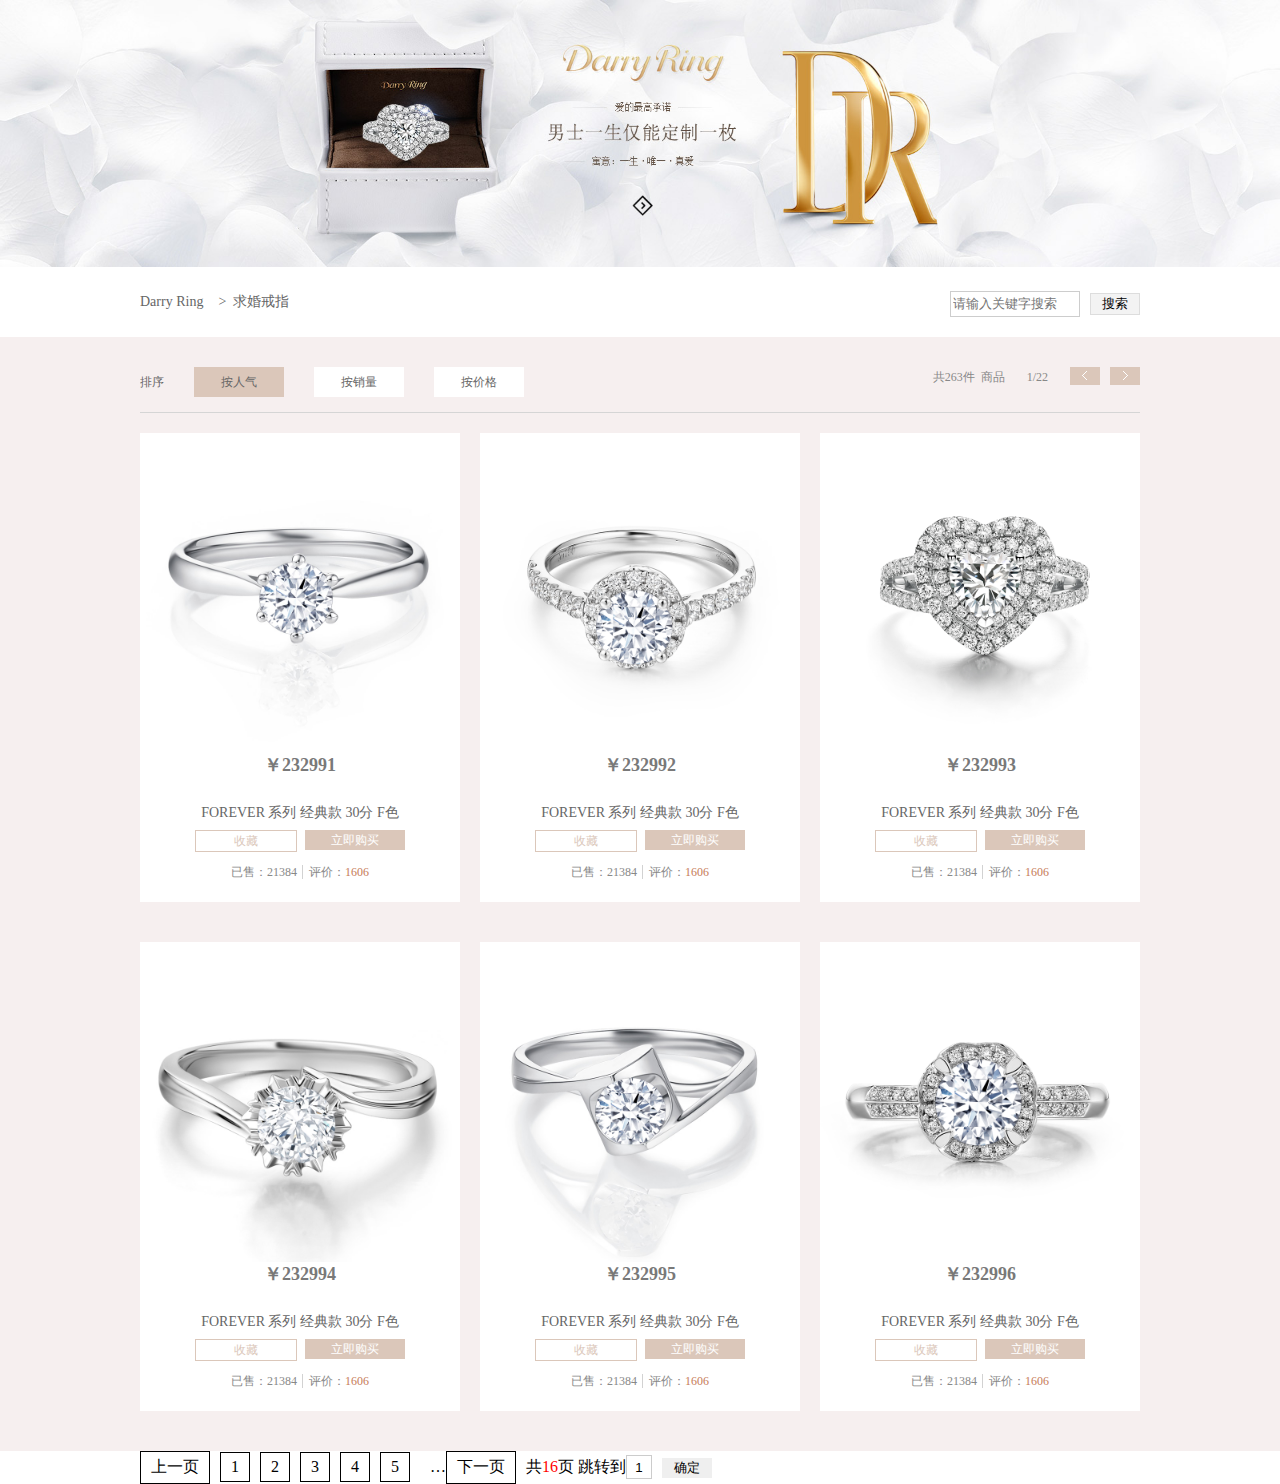
<file: DR/html/paging.html>
<!DOCTYPE html>
<html lang="en">
<head>
    <meta charset="UTF-8">
    <title>分页</title>
    <link rel="stylesheet" type="text/css" href="../css/paging.css">
    <script type="text/javascript" src="../js/jquery-1.11.3.js"></script>
    <script type="text/javascript" src="../js/paging.js"></script>
    <script type="text/javascript">
        $(function () {
            //分页的封装
            function paging (pageCount) {
               //先顶一个json对象
               var paging = {
                   current : 1,
                   allPage : pageCount,
                   showPage : 5,
                   addHtml : add
               };
               function add () {
                   var str = "";
                   str = "<a class='first' href=#>" + "上一页" + "</a>";
                   for (var i = 1; i <= paging.showPage; i++ ) {
                       //如果paging.current的值是1或者2就直接赋值
                       if (paging.current == 1 || paging.current ==2) {
                           if (i == paging.allPage) {
                               break;
                           }
                           str+="<a href=#"+  i +">" + i + "</a>";
                       } else {//否则就让paging.current在中间
                           if (paging.current + (paging.showPage - 1) / 2 >= paging.allPage) {
                               str+="<a href=#"+  (paging.allPage - paging.showPage + i)
                                       +">" + (paging.allPage - paging.showPage + i) + "</a>";
                           } else {
                               str+="<a href=#"+  (paging.current - (paging.showPage + 1) / 2 + i)
                                       +">" + (paging.current - (paging.showPage + 1) / 2 + i) + "</a>";
                           }
                       }
                   }
                   if (paging.allPage > paging.current + (paging.showPage - 1) / 2) {
                       str+="<span>…</span>";
                   }
                   str += "<a class='last' href=#>" + "下一页" + "</a>";
                   str += "共<i>" + paging.allPage + "</i>页&nbsp;";
                   str += "跳转到<input class='t_input' type='text' value='1' /><input class='b_input' type='button' value='确定' />"
                   $(".paging").html(str);
               }

               paging.addHtml();

               //添加点击事件
               $(".paging").on("click","a:not(.first):not(.last)",function () {
                   paging.current = parseInt($(this).attr("href").substring(1));
                   paging.addHtml();
                   console.log( paging.current);
                   createHtml(paging.current);
               });

               //给上一页添加事件
               $(".paging").on("click",".first",function () {
                   if (paging.current == 1) {
                       return;
                   }
                   $(this).prop("href","#" + --paging.current);
                   paging.addHtml();
                   createHtml(paging.current);
               });

               //给下一页添加事件
               $(".paging").on("click",".last",function () {
                   if (paging.current == paging.allPage) {
                       return;
                   }
                   $(this).prop("href","#" + ++paging.current);
                   paging.addHtml();
                   createHtml(paging.current);
               });

               //给input按钮添加事件
               $(".paging").on("click",".b_input",function () {
                   var index = parseInt($(".paging .t_input").val());
                   if (index) {
                       paging.current = index;
                       paging.addHtml();
                       createHtml(paging.current);
                   }
               });


           }

            //添加商品列表

            //存放所有的商品
            var allProduct = [];

            //每页显示的个数
            var showCount = 6;



            //当前页数 默认为1
            var current = 1;
            /*$(".con_bottom ul").add = createHtml;*/
            $.get("../json/paging.json",function (data) {
                console.log(data);
                allProduct = data;
                //总的页数
                var pageCount = Math.ceil(allProduct.length / showCount);
                createHtml(current);
                paging(pageCount);
            });




            //创建html到ul中
            var createHtml = function  (current) {
                var objIndex = (current - 1) * showCount;
                console.log(objIndex);
                console.log(allProduct[objIndex]);
                var htmlStr = "";
                for (var i = 0; i < showCount; i++) {
                    if ((i + 1) % 3 == 0) {
                        htmlStr += '<li class="none_margin">'+
                                ' <div>'+
                                ' <h3>'+
                                ' <a href=""><img src='+ allProduct[objIndex + i].imgSrc +' alt=""></a>'+
                                 allProduct[objIndex + i].price+
                                ' </h3>'+
                                '<p class="p1">'+ allProduct[objIndex + i].info +'</p>'+
                                ' <p class="p2"><a class="collect" href="">收藏</a><a class="buy" href="">立即购买</a>'+
                                '<p class="p3">'+
                                '<span>已售：'+ allProduct[objIndex + i].sellNum +'</span><i>评价：<em>'+ allProduct[objIndex + i].comment +'</em></i></p>'+
                                '</div>'+
                                '</li>';
                    } else {
                        htmlStr += '<li>'+
                                ' <div>'+
                                ' <h3>'+
                                ' <a href=""><img src='+ allProduct[objIndex + i].imgSrc +' alt=""></a>'+
                                 allProduct[objIndex + i].price+
                                ' </h3>'+
                                '<p class="p1">'+ allProduct[objIndex + i].info +'</p>'+
                                ' <p class="p2"><a class="collect" href="">收藏</a><a class="buy" href="">立即购买</a>'+
                                '<p class="p3">'+
                                '<span>已售：'+ allProduct[objIndex + i].sellNum +'</span><i>评价：<em>'+ allProduct[objIndex + i].comment +'</em></i></p>'+
                                '</div>'+
                                '</li>';
                    }

                }

                $(".con_bottom ul").html(htmlStr);
            }
        })

    </script>
</head>
<body>

    <div id="banner">
        <div class="banner">
            <div class="banner_img">
                <a href=""><img src="../images_1/banner_one.jpg" alt=""></a>
            </div>
            <div class="banner_search">
                <p class="proposal"><a href="">Darry Ring</a><span>>&ensp;求婚戒指</span></p>
                <p class="search"><input class="input_1" type="text" placeholder="请输入关键字搜索"><input class="input_2" type="text" value="搜索"></p>
            </div>
        </div>
    </div>

    <div id="con">
        <div class="con">
            <div class="con_top">
                <dl>
                    <dt><span>排序</span></dt>
                    <dd class="dd_1"><a href="">按人气</a></dd>
                    <dd><a href="">按销量</a></dd>
                    <dd><a href="">按价格</a></dd>
                </dl>
                <ul>
                    <li><span>共263件&ensp;商品</span></li>
                    <li><span>1/22</span></li>
                    <li class="li_3"><a href=""><span></span></a></li>
                    <li class="li_4"><a href=""><span></span></a></li>
                </ul>
            </div>
            <div class="con_bottom">
                <ul>
                   
                </ul>
            </div>

        </div>
    </div>

    <div id="paging">
        <div class="paging">

        </div>
    </div>

</body>
</html>
</file>
<file: DR/css/page.css>
#bottom{width:100%;height:auto;}
/*导航条顶部背景色*/
#bg_color{height:20px;background:#fafafa url(../imgs_regis/bgcolor.jpg) repeat-x left top;}
/*底部导航*/
#bot_nav{height:104px;padding-top:20px;}
#bot_nav ._bot{width:1004px;height:100px;margin:0 auto;}
#bot_nav ._bot li{float:left;width:90px;height:100px;margin:0 26px 0 26px;}
#bot_nav ._bot li .a1{width:60px;height:60px;display:inline-block;background:url(../imgs_regis/07.png) no-repeat;}
#bot_nav ._bot li .a2{width:60px;height:35px;display:inline-block;color:#888;font-size:12px;line-height:35px;
    text-align:center;}
#bot_nav ._bot li .li1{background-position:0px 0px;}
#bot_nav ._bot li .li1:hover{background-position:0px -60px;}
#bot_nav ._bot li .li2{background-position:-60px 0px;}
#bot_nav ._bot li .li2:hover{background-position:-60px -60px;}
#bot_nav ._bot li .li3{background-position:-120px 0px;}
#bot_nav ._bot li .li3:hover{background-position:-120px -60px;}
#bot_nav ._bot li .li4{background-position:-180px 0px;}
#bot_nav ._bot li .li4:hover{background-position:-180px -60px;}
#bot_nav ._bot li .li5{background-position:-240px 0px;}
#bot_nav ._bot li .li5:hover{background-position:-240px -60px;}
#bot_nav ._bot li .li6{background-position:-300px 0px;}
#bot_nav ._bot li .li6:hover{background-position:-300px -60px;}
#bot_nav ._bot li .li7{background-position:-360px 0px;}
#bot_nav ._bot li .li7:hover{background-position:-360px -60px;}
/*各项服务*/
#serv{height:94px;background:#e9e9e9;}
#serv .serv-in{width:1004px;height:94px;margin:0 auto;}
#serv .serv-in ul{width:1004px;height:94px;position:relative;}
#serv .serv-in ul li{float:left;padding-top:20px;height:74px;}

/*扫描二维码*/
#serv .serv-in ul li .rfid{position:absolute;left:-26px;top:90px;background:#e9e9e9;width:187px;height:166px;
    z-index:1;display:none;}
.serv-in ul li a{width:182px;height:48px;display:inline-block;background:url(../imgs_regis/06.png) no-repeat
10px 0px;text-indent:56px;line-height:40px;color:#797979;}
#serv .serv-in ul li .third{width:240px;}
#serv .serv-in ul .last{height:48px;line-height:15px;background:url(../imgs_regis/tel.png) no-repeat 0px 40px;
    color:#797979;}
#serv .serv-in ul li .rfid a{display:inline-block;width:30px;height:30px;background:url(../imgs_regis/08.png)
no-repeat;}
/*背景图定位*/
#serv .serv-in ul li .rfid .a1{background-position:2px 2px;}
#serv .serv-in ul li .rfid .a2{background-position:-29px 2px;}
#serv .serv-in ul li .rfid .a3{background-position:-60px 2px;}
#serv .serv-in ul li .rfid .a4{background-position:-91px 2px;}
#serv .serv-in ul li .rfid .a5{background-position:2px -32px;}
/*改变定位位置*/
#serv .serv-in ul li .rfid .a1:hover{background-position:2px -66px;}
#serv .serv-in ul li .rfid .a2:hover{background-position:-29px -66px;}
#serv .serv-in ul li .rfid .a3:hover{background-position:-60px -66px;}
#serv .serv-in ul li .rfid .a4:hover{background-position:-91px -66px;}
#serv .serv-in ul li .rfid .a5:hover{background-position:2px -100px;}
#serv .serv-in ul li .rfid em{width:187px;height:120px;background:url(../imgs_regis/ew.jpg) no-repeat 33px 5px;
    display:inline-block;}
/*聊天窗口*/
#serv .serv-in ul li ._chat{width:400px;height:500px;border:1px solid #000;border-radius:2%;position:fixed;
    right:2px;bottom:2px;z-index:3;background:#fff;display:none;overflow:hidden;}
#serv .serv-in ul li ._chat .bor{height:50px;border-bottom:2px solid #e9e9e9;}
#serv .serv-in ul li ._chat .bor #btn_dec{background:#fff;width:50px;display:inline-block;text-indent:0;
    text-align:center;margin-left:287px;}
#serv .serv-in ul li ._chat .bor #btn_del{background:#fff;width:50px;display:inline-block;text-indent:0;
    text-align:center;}
/*更多链接*/
#more{height:202px;background:#797979;}
#more .more-in{width:1004px;height:147px;margin:0 auto;padding-top:55px;}
#more .more-in dl{float:left;width:122px;height:106px;border-right:1px solid #959292;padding-left:40px;}
#more .more-in .last_dl{border:none;}
#more .more-in dl dt{height:33px;line-height:33px;font-size:15px;font-weight:bold;color:#cdcdcd;}
#more .more-in dl a{color:#cdcdcd;line-height:20px;}
/*版本声明*/
#ver{height:152px;background:#797979;}
#ver .ver-in{width:1004px;height:152px;margin:0 auto;}
#ver .ver-in .version{width:680px;height:100px;margin:0 auto;color:#cdcdcd;padding-top:30px;text-align:center;
    font-size:13px;line-height:20px;}
#ver .ver-in .version b{display:block;height:30px;line-height:60px;font-size:15px;font-weight:bold;}
</file>
<file: DR/css/paging.css>
html,body,ul,li,ol,dl,dt,p,dd,p,h1,h2,h3{margin: 0;padding: 0}
h1,h2,h3{font-size: 16px; font-weight: normal;}
input{border: 0; outline: none;}
i,em{font-style: normal;}
img{display: block;}
li{list-style: none;}
a{text-decoration: none;color: #000;}
i,em{font-style: normal;}
#banner,#con{width: 100%;}
.banner .banner_img a img{width: 100%;}
.banner{background: #fff;}
.banner_search{width: 1000px; margin: 0 auto;}
.banner .banner_search{overflow: hidden;}
.banner .banner_search .proposal{float: left}
.banner .banner_search .proposal a{font-size: 14PX; margin-right: 15px; color: #666666; line-height: 70px;}
.banner .banner_search .proposal span{font-size: 14px; color: #666666; line-height: 70px; }
.banner .banner_search .search{float: right; margin-top: 24px;}
.banner .banner_search .search input{float: left;}
.banner .banner_search .search .input_1{width: 124px; height: 22px; margin-right: 10px; background: none; border: 1px solid #cdcdcd; }
.banner .banner_search .search .input_2{width: 44px; height: 18px; text-align: center; margin-top: 2px; background: #f3f3f3; border: 1px solid #dddddd;}
#con{background: #f6efef;}
.con{width: 1000px; margin: 0 auto;}
.con .con_top{padding-top: 30px; overflow: hidden; padding-bottom: 15px; border-bottom: 1px solid #d5d5d5;}
.con .con_top dl{overflow: hidden; float:left;}
.con .con_top dl dt,.con .con_top dl dd{float: left; margin-right: 30px;}
.con .con_top dl dt span{font-size: 12px; color: #666666; line-height: 30px;}
.con .con_top dl dd a{display: block; width: 90px; height: 30px; background: #fff;font-size: 12px; color: #666666; text-align: center; line-height: 30px; }
.con .con_top dl .dd_1 a{background-color: rgb(219,199,186)}
.con .con_top dl dd a:hover{background-color: rgb(219,199,186)}
.con .con_top ul{overflow: hidden; float:right;}
.con .con_top ul li{float: left; margin-left: 10px;}
.con .con_top ul li span{font-size: 12px; color: #888; margin-right: 12px;}
.con .con_top ul li a{display: block; width: 30px; height: 18px; background: #dbc7ba;}
.con .con_top ul li a span{float: left; margin: 4px 12px 0; width: 6px; height: 9px;background: url(../images/ico-pagin.png) no-repeat}
.con .con_top ul .li_4 a span{background-position-y: -19px;}
.con .con_bottom ul{overflow: hidden; padding-top: 20px;}
.con .con_bottom ul li{float: left; margin-right: 20px;margin-bottom: 40px; background: #fff; padding-bottom: 10px;}
.con .con_bottom ul .none_margin{margin-right:0;}
.con .con_bottom ul li h3 img{width: 320px; height: 320px;}
.con .con_bottom ul li h3{font-size: 18px; color: #797979; font-weight: bold; text-align: center;}
.con .con_bottom ul li .p1{ text-align:center;margin-top: 19px; font-size: 14px; color: #666666; line-height: 34px;}
.con .con_bottom ul li .p2{width: 210px; margin: 0 auto; overflow: hidden; }
.con .con_bottom ul li .p2 a{width: 100px; height: 20px; font-size: 12px; float: left; text-align: center;line-height: 20px;}
.con .con_bottom ul li .p2 .collect{ margin-right: 8px; color: #dbc7ba; border: 1px solid #dbc7ba;}
.con .con_bottom ul li .p2 .buy{ background: #dbc7ba; color: #fff;}
.con .con_bottom ul li .p3{font-size: 12px; color: #888; line-height: 40px; text-align: center;}
.con .con_bottom ul li .p3 span{border-right: 1px solid #d2d2d2; padding-right: 5px; margin-right: 6px;}
.con .con_bottom ul li .p3 em{color: #c67c59;}

#paging{width: 100%;}
.paging{width: 1000px; margin: 0 auto;}
.paging span{margin-left: 10px;}
.paging a{display: inline-block;vertical-align: center;padding: 5px 10px; margin-right: 10px; border: 1px solid #000;}
.paging i{color: red;}
.paging .t_input{width: 20px; height: 20px; border: 1px solid #ccc; text-align: center;}
.paging .b_input{width: 50px; height: 20px; cursor: pointer; margin-left: 10px;}
</file>
